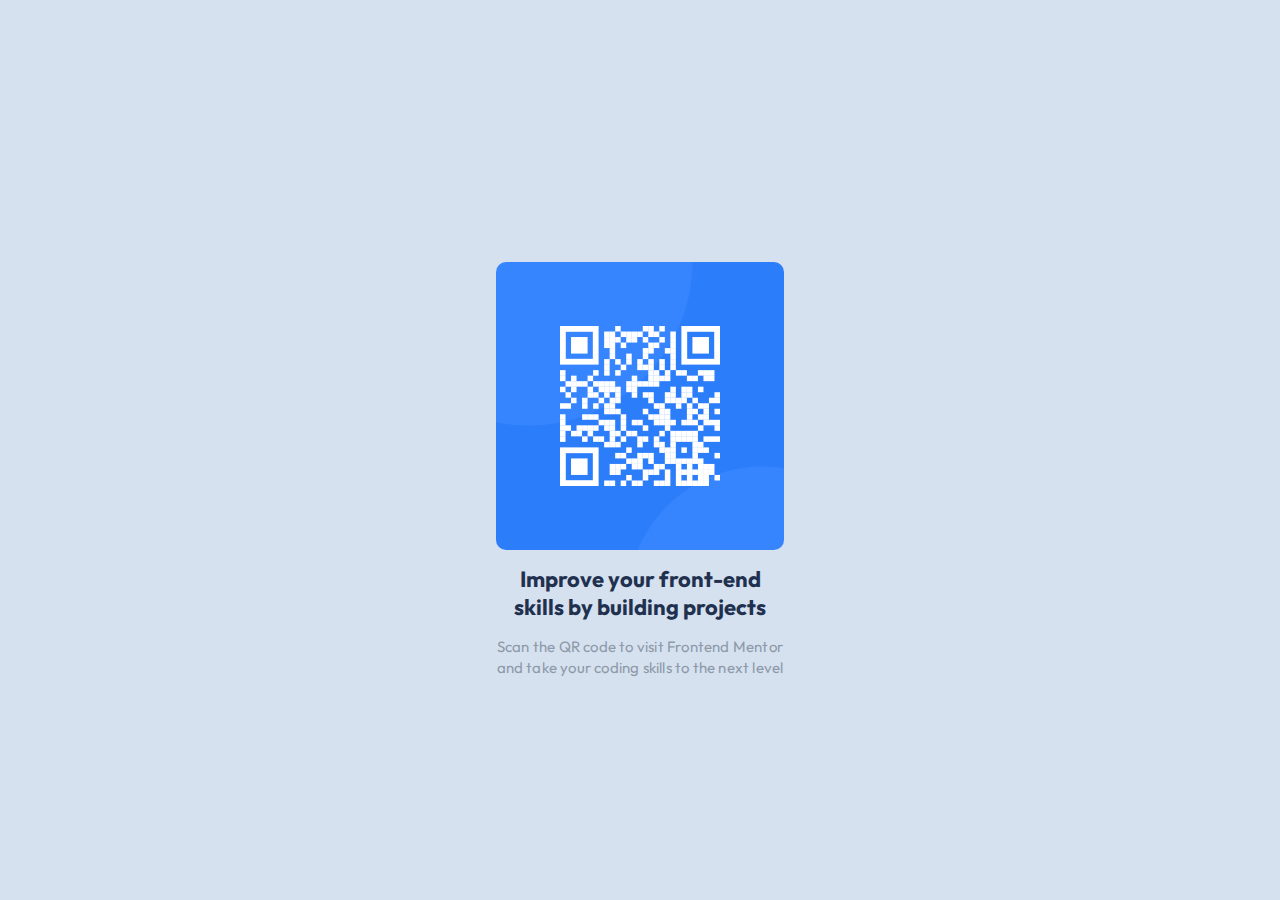
<file: index.html>
<!DOCTYPE html>
<html lang="en">
<head>
  <meta charset="UTF-8">
  <meta name="viewport" content="width=device-width, initial-scale=1.0">
  <link rel="stylesheet" href="style.css">
  
  <title>Frontend Mentor | QR code component</title>

</head>
<body>
    <section class="firstsection">
        <div class="contentqrcode">
        <div class="image">
            <img src="image-qr-code.png" alt="">
            <div class="second">
                <h1>Improve your front-end skills by building projects</h1>
                <p>Scan the QR code to visit Frontend Mentor and take your coding skills to the next level</p>
            </div>
        </div>
    </div>
    </section>
</body>
</html>
</file>
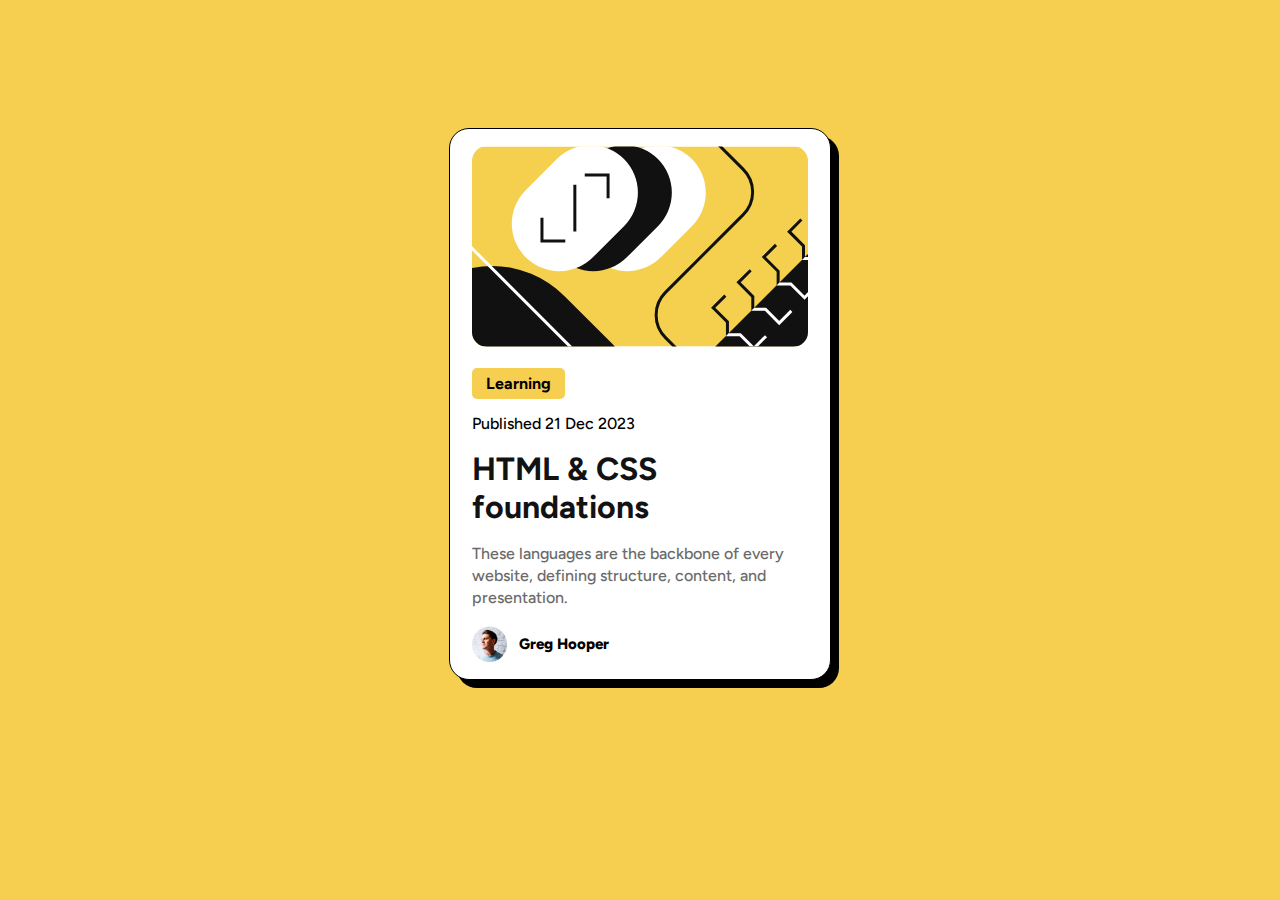
<file: challenge3/index.html>
<!DOCTYPE html>
<html lang="en">
<head>
    <meta charset="UTF-8">
    <meta name="viewport" content="width=device-width, initial-scale=1.0">
    <link rel="stylesheet" href="style.css">
    <title>Document</title>
</head>
<body>
    <section>
        <div class="image">
            <img src="article.svg" alt="">
        </div>
        <div class="content">
        <div class="texte">
            <p>Learning</p>
            <p>Published 21 Dec 2023</p>
            <h1>HTML & CSS foundations</h1>
            <p>These languages are the backbone of every website, defining structure, content, and presentation.</p>
        </div>
        <div class="profile">
            <img src="avatar.png" alt="">
            <p>Greg Hooper</p>
        </div>
    </div>
</div>
</body>
</html>
</file>
<file: style.css>
@import url('https://fonts.googleapis.com/css2?family=Outfit:wght@100..900&display=swap');
body {
    padding: 0;
    margin: 0;
    font-family: "Outfit";
    transform: translate(-50%, -50%);
    position: absolute;
    top: 50%;
    left: 50%;
    background-color: #d5e1ef;
}
.image {
    display: flex;
    flex-direction: column;
    align-items: center;
}
img {
    width: 288px;
    height: 288px;
    border-radius: 10px;
}
.sectionfirst {
    background-color: white;
    width: 320px;
    height: 499px;
    padding-top: 16px;
    border-radius: 20px;
}
.second {
    text-align: center;
    width: 288px;
    height: 88px;
}
.second h1 {
    font-size: 22px;
    letter-spacing: 0px;
    color: #1f314f;
}
.second p {
    font-size: 15px;
    line-height: 140%;
    letter-spacing: 0.2px;
    color: #8e99a9;
}
</file>
<file: challenge3/style.css>
@import url('https://fonts.googleapis.com/css2?family=Figtree:ital,wght@0,300..900;1,300..900&display=swap');

* {
    margin: 0;
    padding: 0;
}

body {
    font-family: "Figtree", sans-serif;
    display: flex;
    flex-direction: column;
    align-items: center;
    margin-top: 10%;
    background-color: #f6cf50;
}
section {
    width: 350px;
    background-color: white;
    border-radius: 20px;
    display: flex;
    flex-direction: column;
    align-items: center;
    padding: 17px 15px 17px 15px;
    border: 1px solid black;
    box-shadow: 8px 8px black;
}

.image img {
    border-radius: 15px;
}

section .texte p:nth-child(1) {
    background-color: #f6cf50;
    display: inline-block;
    padding: 6px 14px;
    font-weight: 700;
    border-radius: 5px;
    margin-top: 17px;
}

section .texte p:nth-child(2) {
    font-weight: 500;
    margin-top: 15px;
}

section .texte h1 {
    font-weight: 700;
    margin-top: 17px;
    color: hsl(0, 0%, 7%);
}

section .texte p:last-of-type {
    color: hsl(0, 0%, 42%);
    margin-top: 17px;
    line-height: 22px;
    font-weight: 500;
}

.profile {
    display: flex;
    align-items: center;
    padding-top: 17px;
}

.profile img{
    width: 35px;
}

.profile p {
    font-size: 15px;
    font-weight: 800;
    margin-left: 12px;
}

.content {
    margin-left: 7px;
}

@media screen and (max-width: 402px) {
    section {
        padding: 17px 10px 17px 10px;
    }
}

@media screen and (max-width: 389px) {
    section {
        padding: 17px 7px 17px 7px;
    }
}

@media screen and (max-width: 381px) {
    section {
        padding: 17px 2px 17px 2px;
    }
}
</file>
